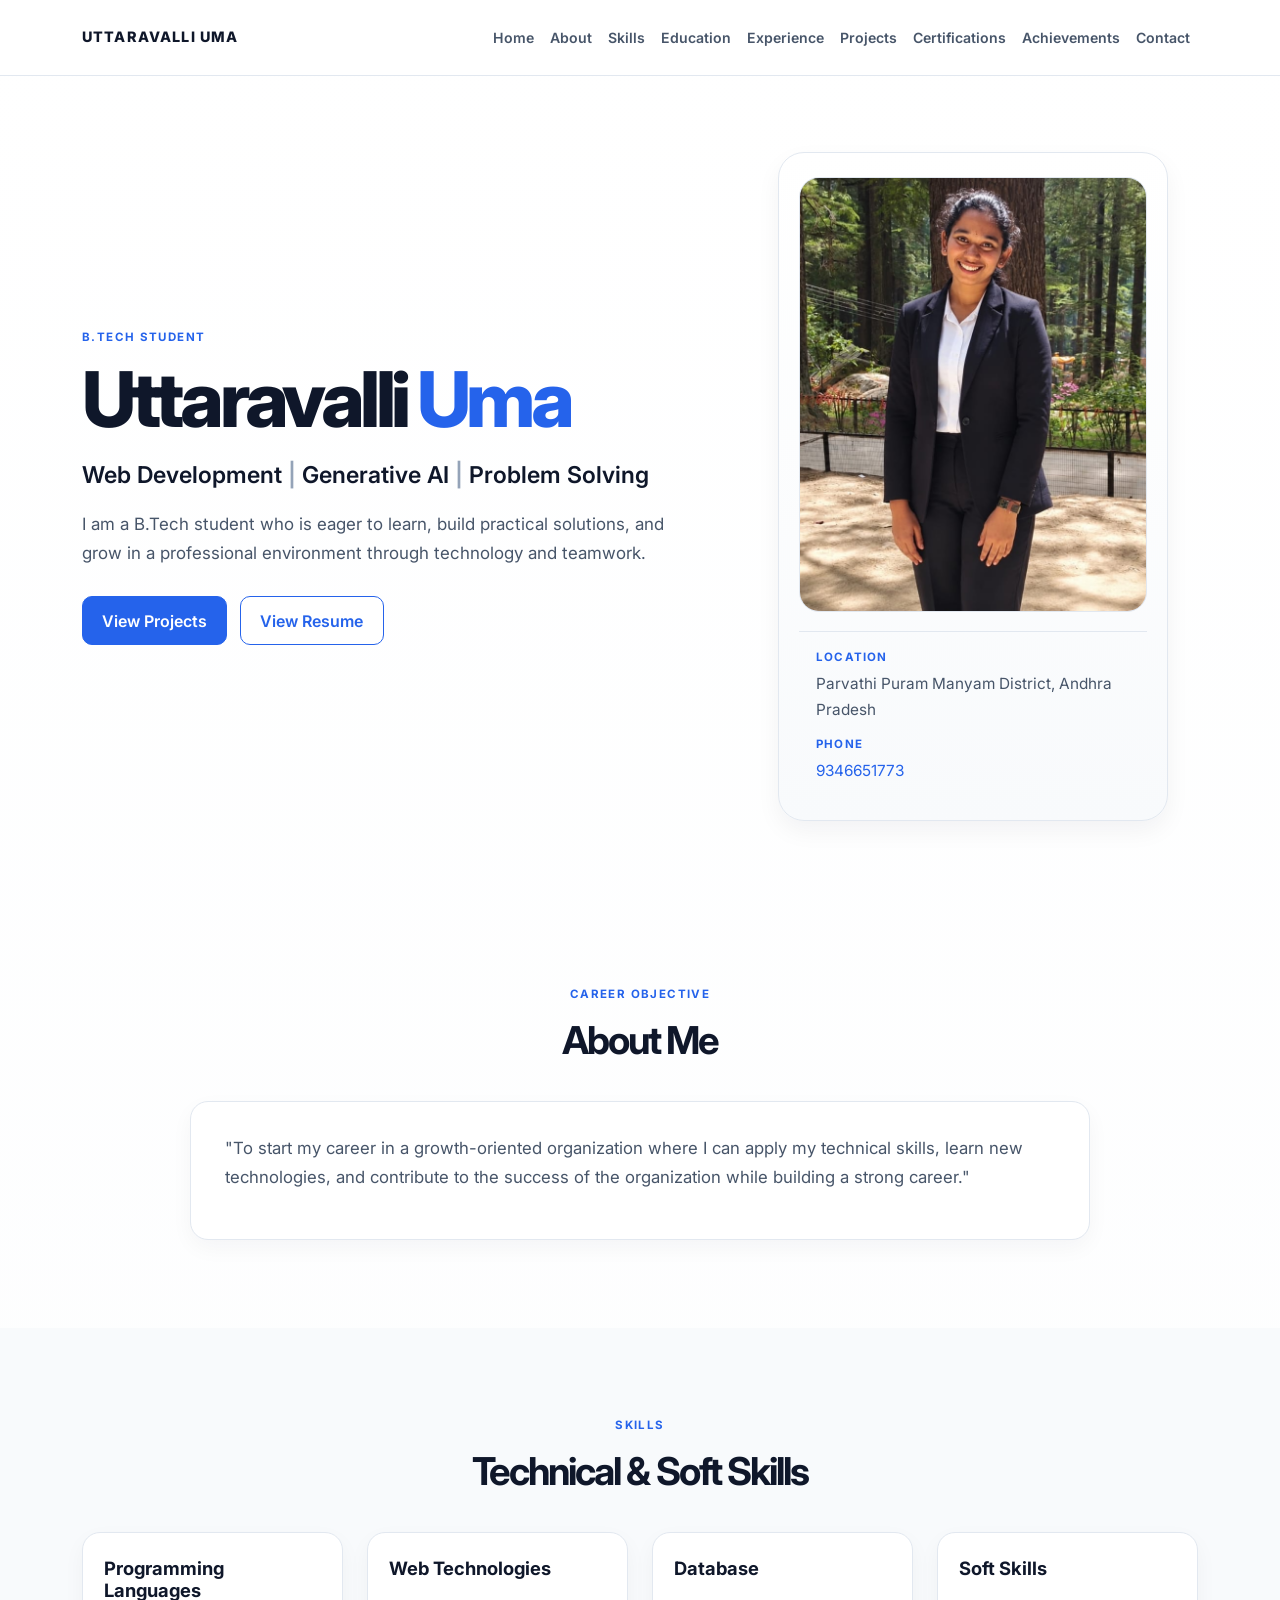
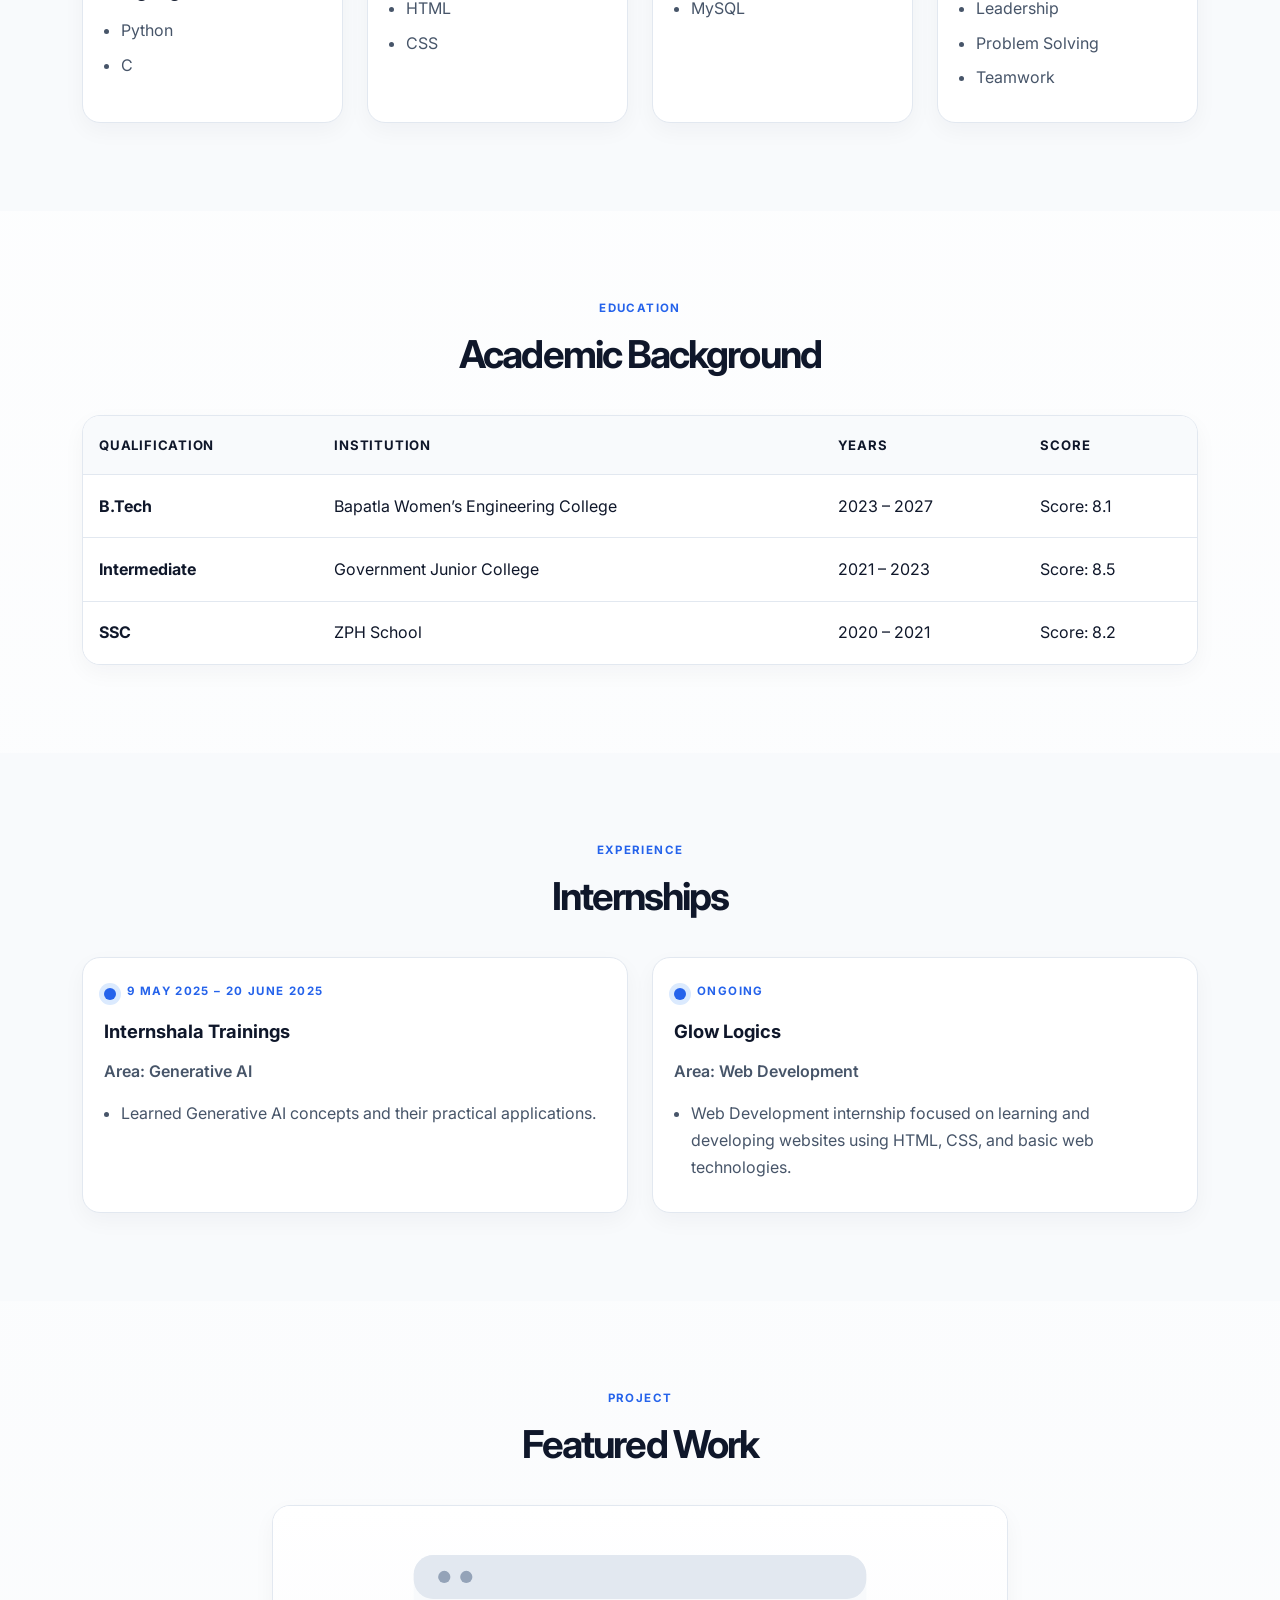
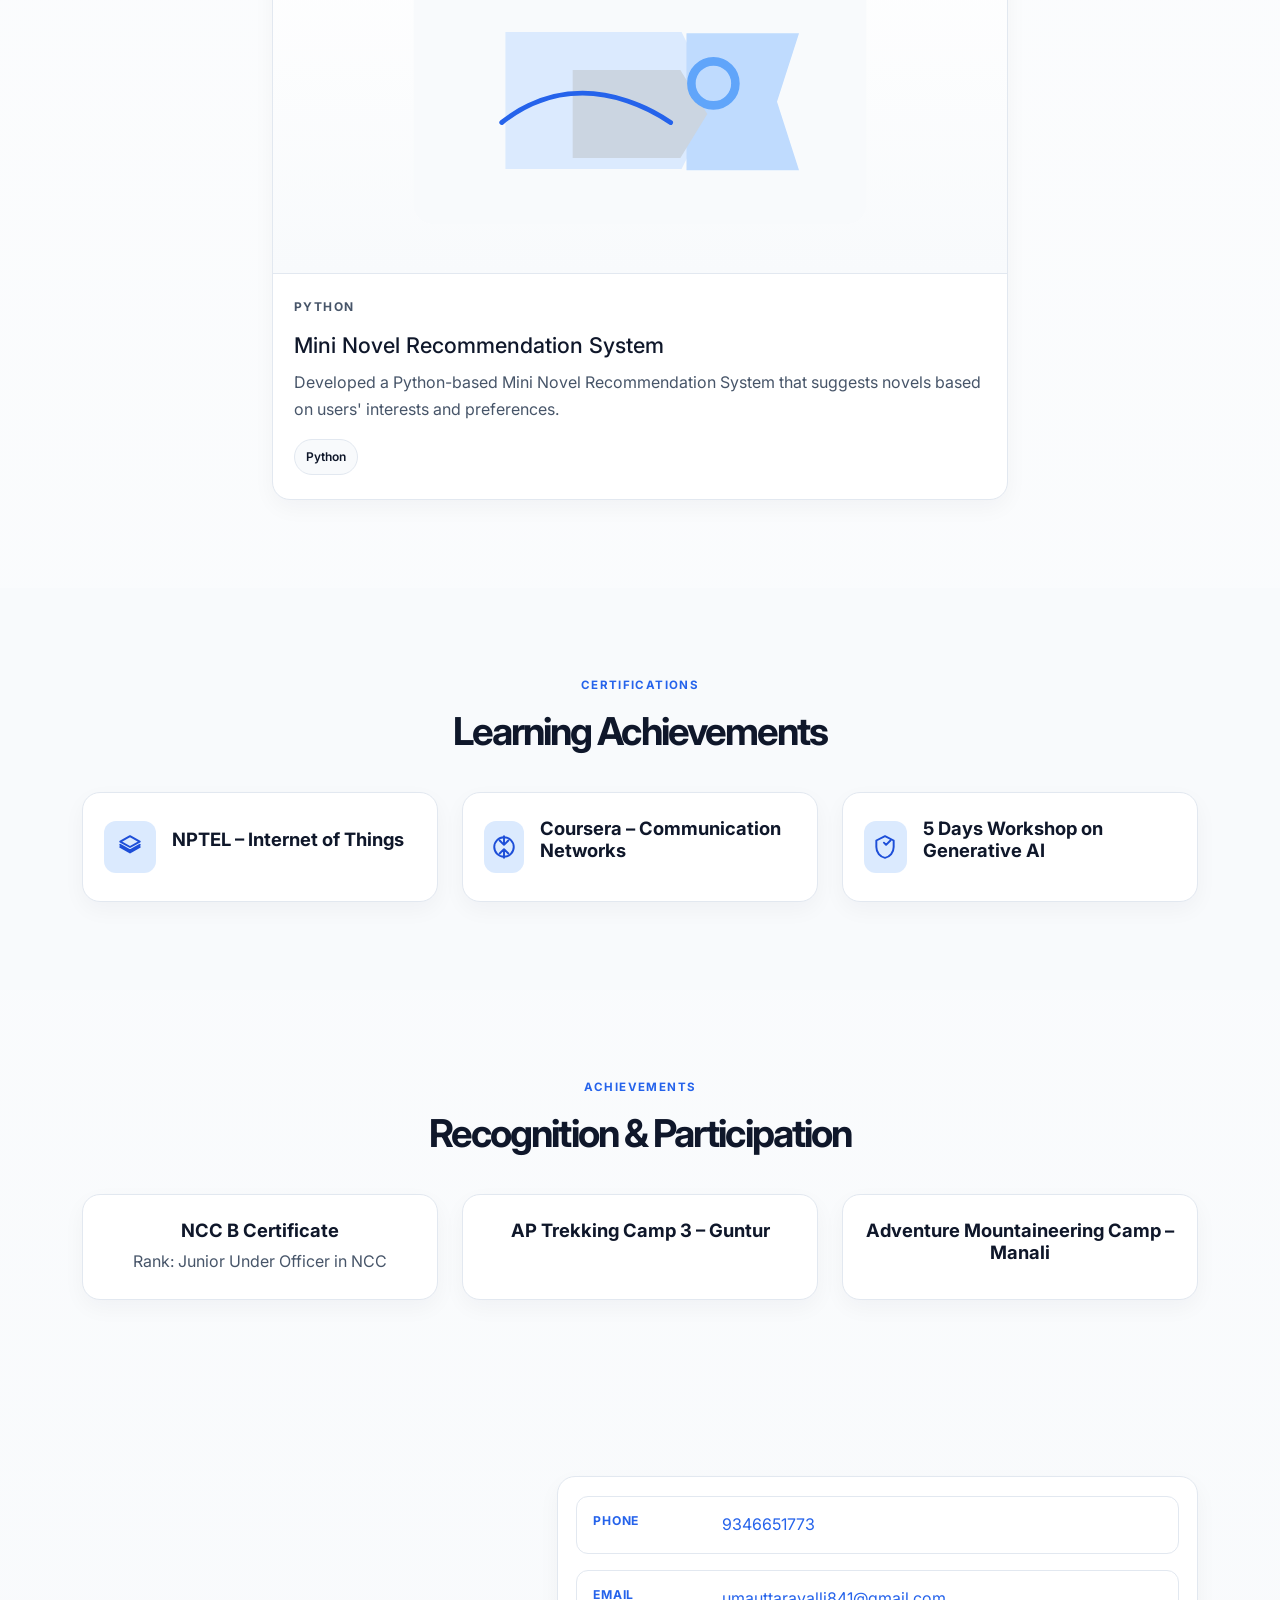
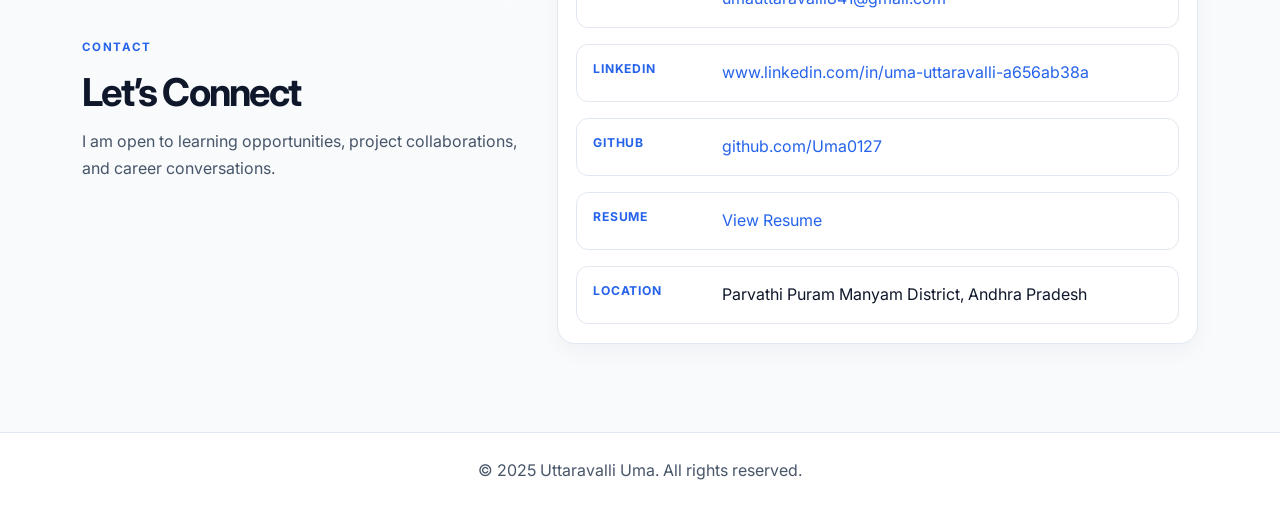
<file: index.html>
﻿<!DOCTYPE html>
<html lang="en">
<head>
    <meta charset="UTF-8">
    <meta name="viewport" content="width=device-width, initial-scale=1.0">
    <meta name="theme-color" content="#ffffff">
    <meta name="description" content="Uttaravalli Uma portfolio: B.Tech student, skills, education, internships, and project work.">
    <title>Uttaravalli Uma | Personal Portfolio</title>
    <link rel="preconnect" href="https://fonts.googleapis.com">
    <link rel="preconnect" href="https://fonts.gstatic.com" crossorigin>
    <link href="https://fonts.googleapis.com/css2?family=Inter:wght@400;500;600;700;800&display=swap" rel="stylesheet">
    <link href="https://cdn.jsdelivr.net/npm/bootstrap@5.3.3/dist/css/bootstrap.min.css" rel="stylesheet">
    <link rel="stylesheet" href="assets/css/style.css">
</head>
<body>
    <nav class="navbar navbar-expand-lg navbar-light bg-white sticky-top" aria-label="Main navigation">
        <div class="container">
            <a class="navbar-brand" href="#home">UTTARAVALLI UMA</a>
            <button class="navbar-toggler" type="button" data-bs-toggle="collapse" data-bs-target="#navbarNav" aria-controls="navbarNav" aria-expanded="false" aria-label="Toggle navigation">
                <span class="navbar-toggler-icon"></span>
            </button>
            <div class="collapse navbar-collapse" id="navbarNav">
                <ul class="navbar-nav ms-auto">
                    <li class="nav-item"><a class="nav-link" href="#home">Home</a></li>
                    <li class="nav-item"><a class="nav-link" href="#about">About</a></li>
                    <li class="nav-item"><a class="nav-link" href="#skills">Skills</a></li>
                    <li class="nav-item"><a class="nav-link" href="#education">Education</a></li>
                    <li class="nav-item"><a class="nav-link" href="#experience">Experience</a></li>
                    <li class="nav-item"><a class="nav-link" href="#projects">Projects</a></li>
                    <li class="nav-item"><a class="nav-link" href="#certifications">Certifications</a></li>
                    <li class="nav-item"><a class="nav-link" href="#achievements">Achievements</a></li>
                    <li class="nav-item"><a class="nav-link" href="#contact">Contact</a></li>
                </ul>
            </div>
        </div>
    </nav>

    <main>
        <section id="home" class="hero-section section-anchor">
            <div class="container">
                <div class="row align-items-center gy-5">
                    <div class="col-lg-7">
                        <p class="eyebrow">B.Tech Student</p>
                        <h1>Uttaravalli <span>Uma</span></h1>
                        <h2 class="hero-headline">Web Development <span aria-hidden="true">|</span> Generative AI <span aria-hidden="true">|</span> Problem Solving</h2>
                        <p class="hero-copy">
                            I am a B.Tech student who is eager to learn, build practical solutions, and grow in a professional environment through technology and teamwork.
                        </p>
                        <div class="hero-actions">
                            <a href="#projects" class="btn btn-primary">View Projects</a>
                            <a href="resume.html" class="btn btn-outline-primary" target="_blank" rel="noopener noreferrer">View Resume</a>
                        </div>
                    </div>
                    <div class="col-lg-5">
                        <div class="profile-frame" aria-label="Uttaravalli Uma profile card">
                            <img class="profile-photo" src="assets/images/uma.jpg.jpeg" alt="Portrait of Uttaravalli Uma" />
                            <div class="profile-details">
                                <p class="label">Location</p>
                                <p>Parvathi Puram Manyam District, Andhra Pradesh</p>
                                <p class="label">Phone</p>
                                <p><a href="tel:+919346651773">9346651773</a></p>
                            </div>
                        </div>
                    </div>
                </div>
            </div>
        </section>

        <section id="about" class="section-padding section-anchor">
            <div class="container">
                <div class="section-heading">
                    <p class="eyebrow">Career Objective</p>
                    <h2>About Me</h2>
                </div>
                <div class="about-card">
                    <p>
                        "To start my career in a growth-oriented organization where I can apply my technical skills, learn new technologies, and contribute to the success of the organization while building a strong career."
                    </p>
                </div>
            </div>
        </section>

        <section id="skills" class="section-padding section-tint section-anchor">
            <div class="container">
                <div class="section-heading">
                    <p class="eyebrow">Skills</p>
                    <h2>Technical &amp; Soft Skills</h2>
                </div>
                <div class="row g-4">
                    <div class="col-sm-6 col-lg-3">
                        <article class="content-card skill-card">
                            <h3>Programming Languages</h3>
                            <ul class="skill-list">
                                <li>Python</li>
                                <li>C</li>
                            </ul>
                        </article>
                    </div>
                    <div class="col-sm-6 col-lg-3">
                        <article class="content-card skill-card">
                            <h3>Web Technologies</h3>
                            <ul class="skill-list">
                                <li>HTML</li>
                                <li>CSS</li>
                            </ul>
                        </article>
                    </div>
                    <div class="col-sm-6 col-lg-3">
                        <article class="content-card skill-card">
                            <h3>Database</h3>
                            <ul class="skill-list">
                                <li>MySQL</li>
                            </ul>
                        </article>
                    </div>
                    <div class="col-sm-6 col-lg-3">
                        <article class="content-card skill-card">
                            <h3>Soft Skills</h3>
                            <ul class="skill-list">
                                <li>Leadership</li>
                                <li>Problem Solving</li>
                                <li>Teamwork</li>
                            </ul>
                        </article>
                    </div>
                </div>
            </div>
        </section>

        <section id="education" class="section-padding section-anchor">
            <div class="container">
                <div class="section-heading">
                    <p class="eyebrow">Education</p>
                    <h2>Academic Background</h2>
                </div>
                <div class="table-responsive education-table-wrap">
                    <table class="table education-table align-middle mb-0">
                        <thead>
                            <tr>
                                <th scope="col">Qualification</th>
                                <th scope="col">Institution</th>
                                <th scope="col">Years</th>
                                <th scope="col">Score</th>
                            </tr>
                        </thead>
                        <tbody>
                            <tr>
                                <th scope="row">B.Tech</th>
                                <td>Bapatla Women&rsquo;s Engineering College</td>
                                <td>2023 – 2027</td>
                                <td>Score: 8.1</td>
                            </tr>
                            <tr>
                                <th scope="row">Intermediate</th>
                                <td>Government Junior College</td>
                                <td>2021 – 2023</td>
                                <td>Score: 8.5</td>
                            </tr>
                            <tr>
                                <th scope="row">SSC</th>
                                <td>ZPH School</td>
                                <td>2020 – 2021</td>
                                <td>Score: 8.2</td>
                            </tr>
                        </tbody>
                    </table>
                </div>
            </div>
        </section>

        <section id="experience" class="section-padding section-tint section-anchor">
            <div class="container">
                <div class="section-heading">
                    <p class="eyebrow">Experience</p>
                    <h2>Internships</h2>
                </div>
                <div class="row g-4">
                    <div class="col-lg-6">
                        <article class="content-card experience-card">
                            <div class="experience-meta">
                                <span class="experience-marker" aria-hidden="true"></span>
                                <p class="eyebrow mb-1">9 May 2025 – 20 June 2025</p>
                            </div>
                            <h3>Internshala Trainings</h3>
                            <p class="card-subtitle">Area: Generative AI</p>
                            <ul class="detail-list">
                                <li>Learned Generative AI concepts and their practical applications.</li>
                            </ul>
                        </article>
                    </div>
                    <div class="col-lg-6">
                        <article class="content-card experience-card">
                            <div class="experience-meta">
                                <span class="experience-marker" aria-hidden="true"></span>
                                <p class="eyebrow mb-1">Ongoing</p>
                            </div>
                            <h3>Glow Logics</h3>
                            <p class="card-subtitle">Area: Web Development</p>
                            <ul class="detail-list">
                                <li>Web Development internship focused on learning and developing websites using HTML, CSS, and basic web technologies.</li>
                            </ul>
                        </article>
                    </div>
                </div>
            </div>
        </section>

        <section id="projects" class="section-padding section-anchor">
            <div class="container">
                <div class="section-heading">
                    <p class="eyebrow">Project</p>
                    <h2>Featured Work</h2>
                </div>
                <div class="row justify-content-center g-4">
                    <div class="col-lg-8">
                        <article class="content-card project-card">
                            <div class="project-visual project-visual-book">
                                <svg viewBox="0 0 600 300" aria-hidden="true" focusable="false">
                                    <rect x="115" y="40" width="370" height="220" rx="16" class="visual-panel"/>
                                    <rect x="115" y="40" width="370" height="36" rx="16" class="visual-toolbar"/>
                                    <circle cx="140" cy="58" r="5" class="visual-dot"/>
                                    <circle cx="158" cy="58" r="5" class="visual-dot"/>
                                    <path d="M190 103h144l28 56-28 56H190z" class="visual-book"/>
                                    <path d="M338 104h92l-18 56 18 56h-92z" class="visual-book-alt"/>
                                    <path d="M245 206h88l22-36-22-36h-88z" class="visual-book-shade"/>
                                    <path d="M187 177c20-16 42-24 66-24 24 0 50 9 72 24" class="visual-spark"/>
                                    <circle cx="360" cy="145" r="18" class="visual-ring"/>
                                </svg>
                            </div>
                            <div class="project-content">
                                <p class="project-category">Python</p>
                                <h3>Mini Novel Recommendation System</h3>
                                <p>
                                    Developed a Python-based Mini Novel Recommendation System that suggests novels based on users' interests and preferences.
                                </p>
                                <div class="technology-list">
                                    <span>Python</span>
                                </div>
                            </div>
                        </article>
                    </div>
                </div>
            </div>
        </section>

        <section id="certifications" class="section-padding section-tint section-anchor">
            <div class="container">
                <div class="section-heading">
                    <p class="eyebrow">Certifications</p>
                    <h2>Learning Achievements</h2>
                </div>
                <div class="row g-4">
                    <div class="col-md-6 col-lg-4">
                        <article class="content-card certification-card">
                            <span class="certification-icon" aria-hidden="true">
                                <svg viewBox="0 0 24 24"><path d="M12 2 3 7l9 5 9-5-9-5Zm-9 8 9 5 9-5M3 12l9 5 9-5"/></svg>
                            </span>
                            <div>
                                <h3>NPTEL – Internet of Things</h3>
                            </div>
                        </article>
                    </div>
                    <div class="col-md-6 col-lg-4">
                        <article class="content-card certification-card">
                            <span class="certification-icon" aria-hidden="true">
                                <svg viewBox="0 0 24 24"><path d="M12 2v8m0 0 4-4M12 10 8 6m4 16v-8m0 0 4 4m-4-4-4 4"/><circle cx="12" cy="12" r="9"/></svg>
                            </span>
                            <div>
                                <h3>Coursera – Communication Networks</h3>
                            </div>
                        </article>
                    </div>
                    <div class="col-md-6 col-lg-4">
                        <article class="content-card certification-card">
                            <span class="certification-icon" aria-hidden="true">
                                <svg viewBox="0 0 24 24"><path d="M12 2 4 6v6c0 5 3.4 9 8 10 4.6-1 8-5 8-10V6l-8-4Zm-1 6 2 2 4-4"/></svg>
                            </span>
                            <div>
                                <h3>5 Days Workshop on Generative AI</h3>
                            </div>
                        </article>
                    </div>
                </div>
            </div>
        </section>

        <section id="achievements" class="section-padding section-anchor">
            <div class="container">
                <div class="section-heading">
                    <p class="eyebrow">Achievements</p>
                    <h2>Recognition &amp; Participation</h2>
                </div>
                <div class="row g-4">
                    <div class="col-lg-4">
                        <article class="content-card achievement-card">
                            <h3>NCC B Certificate</h3>
                            <p>Rank: Junior Under Officer in NCC</p>
                        </article>
                    </div>
                    <div class="col-lg-4">
                        <article class="content-card achievement-card">
                            <h3>AP Trekking Camp 3 – Guntur</h3>
                        </article>
                    </div>
                    <div class="col-lg-4">
                        <article class="content-card achievement-card">
                            <h3>Adventure Mountaineering Camp – Manali</h3>
                        </article>
                    </div>
                </div>
            </div>
        </section>

        <section id="contact" class="section-padding section-anchor">
            <div class="container">
                <div class="row align-items-center gy-4">
                    <div class="col-lg-5">
                        <p class="eyebrow">Contact</p>
                        <h2 class="contact-title">Let&rsquo;s Connect</h2>
                        <p class="contact-copy">
                            I am open to learning opportunities, project collaborations, and career conversations.
                        </p>
                    </div>
                    <div class="col-lg-7">
                        <div class="contact-card">
                            <div class="contact-item">
                                <span class="contact-label">Phone</span>
                                <a href="tel:+919346651773" aria-label="Call Uttaravalli Uma">9346651773</a>
                            </div>
                            <div class="contact-item">
                                <span class="contact-label">Email</span>
                                <a href="mailto:umauttaravalli841@gmail.com" aria-label="Email Uttaravalli Uma">umauttaravalli841@gmail.com</a>
                            </div>
                            <div class="contact-item">
                                <span class="contact-label">LinkedIn</span>
                                <a href="https://www.linkedin.com/in/uma-uttaravalli-a656ab38a" target="_blank" rel="noopener noreferrer">www.linkedin.com/in/uma-uttaravalli-a656ab38a</a>
                            </div>
                            <div class="contact-item">
                                <span class="contact-label">GitHub</span>
                                <a href="https://github.com/Uma0127" target="_blank" rel="noopener noreferrer">github.com/Uma0127</a>
                            </div>
                            <div class="contact-item">
                                <span class="contact-label">Resume</span>
                                <a href="resume.html" target="_blank" rel="noopener noreferrer">View Resume</a>
                            </div>
                            <div class="contact-item">
                                <span class="contact-label">Location</span>
                                <span>Parvathi Puram Manyam District, Andhra Pradesh</span>
                            </div>
                        </div>
                    </div>
                </div>
            </div>
        </section>
    </main>

    <footer class="site-footer">
        <div class="container">
            <p>© 2025 Uttaravalli Uma. All rights reserved.</p>
        </div>
    </footer>
</body>
</html>
</file>
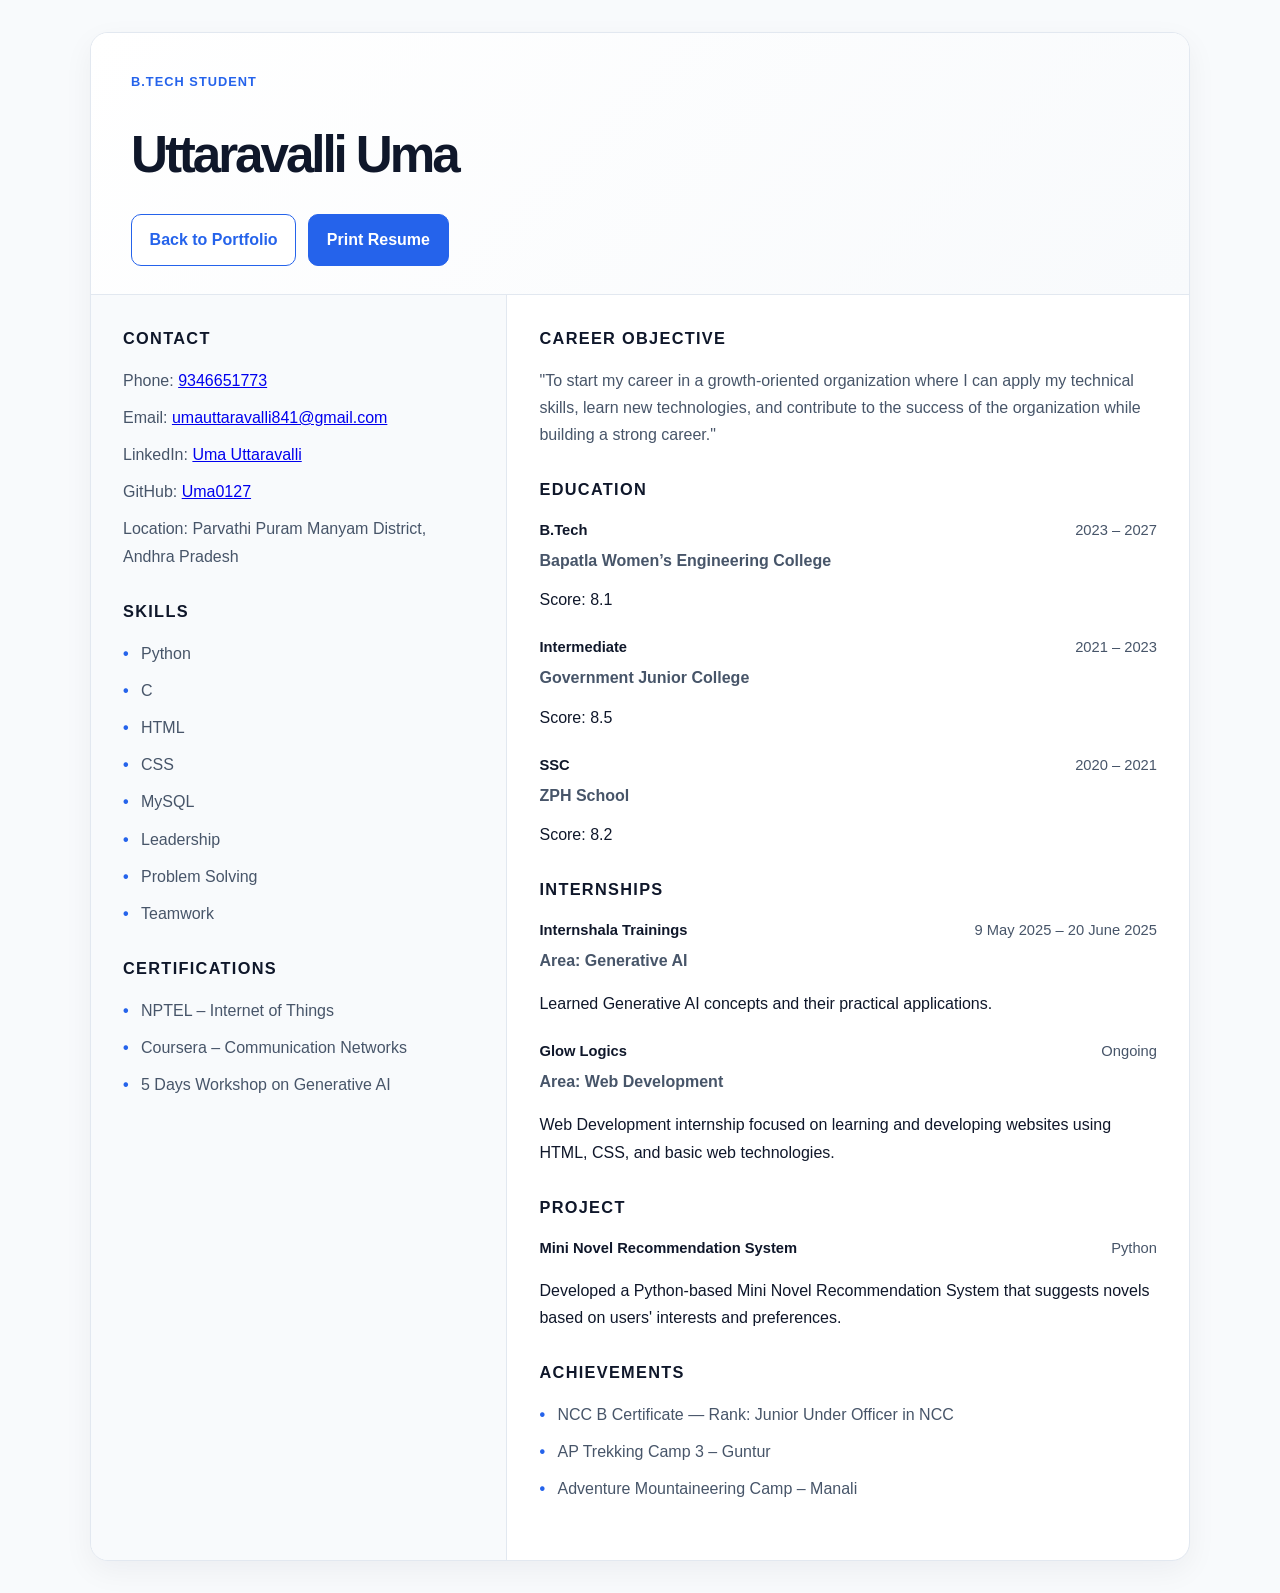
<file: resume.html>
<!DOCTYPE html>
<html lang="en">
<head>
  <meta charset="UTF-8" />
  <meta name="viewport" content="width=device-width, initial-scale=1.0" />
  <title>Uttaravalli Uma | Resume</title>
  <style>
    :root {
      --white: #ffffff;
      --bg: #f8fafc;
      --paper: #ffffff;
      --text: #0f172a;
      --muted: #475569;
      --accent: #2563eb;
      --accent-soft: #dbeafe;
      --border: #e2e8f0;
    }

    * { box-sizing: border-box; }
    body {
      margin: 0;
      background: var(--bg);
      color: var(--text);
      font-family: "Inter", Arial, sans-serif;
      line-height: 1.7;
    }
    .resume-shell {
      max-width: 1100px;
      margin: 32px auto;
      background: var(--paper);
      border: 1px solid var(--border);
      border-radius: 18px;
      box-shadow: 0 10px 30px rgba(15, 23, 42, 0.05);
      overflow: hidden;
    }
    .resume-header {
      background: linear-gradient(135deg, #ffffff 0%, #f8fafc 100%);
      border-bottom: 1px solid var(--border);
      padding: 38px 40px 28px;
    }
    .resume-header h1 {
      margin: 0 0 6px;
      font-size: clamp(2.2rem, 5vw, 3.2rem);
      letter-spacing: -0.06em;
    }
    .resume-header .role {
      margin: 0 0 18px;
      color: var(--accent);
      font-weight: 700;
      letter-spacing: 0.08em;
      text-transform: uppercase;
      font-size: 0.8rem;
    }
    .resume-actions {
      display: flex;
      flex-wrap: wrap;
      gap: 12px;
      margin-top: 16px;
    }
    .btn {
      display: inline-block;
      padding: 0.72rem 1.1rem;
      border-radius: 10px;
      border: 1px solid var(--accent);
      text-decoration: none;
      font-weight: 700;
      cursor: pointer;
      transition: all 0.15s ease;
    }
    .btn-primary {
      background: var(--accent);
      color: #fff;
    }
    .btn-primary:hover { background: #1d4ed8; }
    .btn-outline {
      background: #fff;
      color: var(--accent);
    }
    .btn-outline:hover { background: var(--accent-soft); }
    .resume-body {
      display: grid;
      grid-template-columns: 1.1fr 1.8fr;
      gap: 0;
    }
    .sidebar,
    .main {
      padding: 30px 32px;
    }
    .sidebar {
      background: #f8fafc;
      border-right: 1px solid var(--border);
    }
    .section {
      margin-bottom: 28px;
    }
    .section h2 {
      margin: 0 0 14px;
      color: var(--text);
      font-size: 1.02rem;
      letter-spacing: 0.08em;
      text-transform: uppercase;
    }
    .meta-list, .bullet-list {
      list-style: none;
      padding: 0;
      margin: 0;
    }
    .meta-list li, .bullet-list li {
      margin-bottom: 10px;
      color: var(--muted);
    }
    .bullet-list li {
      position: relative;
      padding-left: 18px;
    }
    .bullet-list li::before {
      content: "•";
      position: absolute;
      left: 0;
      color: var(--accent);
      font-weight: 700;
    }
    .main h3 {
      margin: 0 0 8px;
      font-size: 1.2rem;
      color: var(--text);
    }
    .subhead {
      margin: 0 0 12px;
      color: var(--muted);
      font-weight: 600;
    }
    .summary {
      margin: 0 0 18px;
      color: var(--muted);
    }
    .timeline-item {
      margin-bottom: 22px;
    }
    .timeline-item .head {
      display: flex;
      justify-content: space-between;
      gap: 18px;
      flex-wrap: wrap;
      font-size: 0.92rem;
      color: var(--muted);
      margin-bottom: 4px;
    }
    .timeline-item strong {
      color: var(--text);
    }
    .tags {
      display: flex;
      flex-wrap: wrap;
      gap: 8px;
      margin-top: 10px;
    }
    .tags span {
      background: var(--accent-soft);
      color: var(--text);
      border: 1px solid var(--border);
      border-radius: 999px;
      padding: 0.35rem 0.7rem;
      font-size: 0.78rem;
      font-weight: 600;
    }
    @media (max-width: 840px) {
      .resume-body { grid-template-columns: 1fr; }
      .sidebar { border-right: none; border-bottom: 1px solid var(--border); }
      .resume-shell { margin: 18px; }
      .resume-header, .sidebar, .main { padding: 22px 20px; }
    }
    @media print {
      body { background: #fff; }
      .resume-shell { max-width: none; margin: 0; border: none; box-shadow: none; }
      .resume-actions { display: none; }
    }
  </style>
</head>
<body>
  <div class="resume-shell">
    <header class="resume-header">
      <div class="role">B.Tech Student</div>
      <h1>Uttaravalli Uma</h1>
      <div class="resume-actions">
        <a href="index.html" class="btn btn-outline">Back to Portfolio</a>
        <a href="javascript:window.print()" class="btn btn-primary">Print Resume</a>
      </div>
    </header>

    <div class="resume-body">
      <aside class="sidebar">
        <div class="section">
          <h2>Contact</h2>
          <ul class="meta-list">
            <li>Phone: <a href="tel:+919346651773">9346651773</a></li>
            <li>Email: <a href="mailto:umauttaravalli841@gmail.com">umauttaravalli841@gmail.com</a></li>
            <li>LinkedIn: <a href="https://www.linkedin.com/in/uma-uttaravalli-a656ab38a" target="_blank" rel="noopener noreferrer">Uma Uttaravalli</a></li>
            <li>GitHub: <a href="https://github.com/Uma0127" target="_blank" rel="noopener noreferrer">Uma0127</a></li>
            <li>Location: Parvathi Puram Manyam District, Andhra Pradesh</li>
          </ul>
        </div>

        <div class="section">
          <h2>Skills</h2>
          <ul class="bullet-list">
            <li>Python</li>
            <li>C</li>
            <li>HTML</li>
            <li>CSS</li>
            <li>MySQL</li>
            <li>Leadership</li>
            <li>Problem Solving</li>
            <li>Teamwork</li>
          </ul>
        </div>

        <div class="section">
          <h2>Certifications</h2>
          <ul class="bullet-list">
            <li>NPTEL – Internet of Things</li>
            <li>Coursera – Communication Networks</li>
            <li>5 Days Workshop on Generative AI</li>
          </ul>
        </div>
      </aside>

      <main class="main">
        <div class="section">
          <h2>Career Objective</h2>
          <p class="summary">"To start my career in a growth-oriented organization where I can apply my technical skills, learn new technologies, and contribute to the success of the organization while building a strong career."</p>
        </div>

        <div class="section">
          <h2>Education</h2>
          <div class="timeline-item">
            <div class="head"><strong>B.Tech</strong><span>2023 – 2027</span></div>
            <div class="subhead">Bapatla Women&rsquo;s Engineering College</div>
            <div>Score: 8.1</div>
          </div>
          <div class="timeline-item">
            <div class="head"><strong>Intermediate</strong><span>2021 – 2023</span></div>
            <div class="subhead">Government Junior College</div>
            <div>Score: 8.5</div>
          </div>
          <div class="timeline-item">
            <div class="head"><strong>SSC</strong><span>2020 – 2021</span></div>
            <div class="subhead">ZPH School</div>
            <div>Score: 8.2</div>
          </div>
        </div>

        <div class="section">
          <h2>Internships</h2>
          <div class="timeline-item">
            <div class="head"><strong>Internshala Trainings</strong><span>9 May 2025 – 20 June 2025</span></div>
            <div class="subhead">Area: Generative AI</div>
            <p>Learned Generative AI concepts and their practical applications.</p>
          </div>
          <div class="timeline-item">
            <div class="head"><strong>Glow Logics</strong><span>Ongoing</span></div>
            <div class="subhead">Area: Web Development</div>
            <p>Web Development internship focused on learning and developing websites using HTML, CSS, and basic web technologies.</p>
          </div>
        </div>

        <div class="section">
          <h2>Project</h2>
          <div class="timeline-item">
            <div class="head"><strong>Mini Novel Recommendation System</strong><span>Python</span></div>
            <p>Developed a Python-based Mini Novel Recommendation System that suggests novels based on users' interests and preferences.</p>
          </div>
        </div>

        <div class="section">
          <h2>Achievements</h2>
          <ul class="bullet-list">
            <li>NCC B Certificate — Rank: Junior Under Officer in NCC</li>
            <li>AP Trekking Camp 3 – Guntur</li>
            <li>Adventure Mountaineering Camp – Manali</li>
          </ul>
        </div>
      </main>
    </div>
  </div>
</body>
</html>
</file>
<file: assets/css/style.css>
﻿:root {
    --color-white: #ffffff;
    --color-background: #f8fafc;
    --color-panel: #ffffff;
    --color-text: #0f172a;
    --color-muted: #475569;
    --color-border: #e2e8f0;
    --color-accent: #2563eb;
    --color-accent-dark: #1d4ed8;
    --color-accent-soft: #dbeafe;
    --color-shadow: rgba(15, 23, 42, 0.08);
}

* { box-sizing: border-box; }

html { scroll-behavior: smooth; }

body {
    margin: 0;
    color: var(--color-text);
    background: linear-gradient(180deg, #ffffff 0%, #f8fafc 100%);
    font-family: "Inter", Arial, sans-serif;
    line-height: 1.7;
    -webkit-font-smoothing: antialiased;
}

a { color: var(--color-accent); text-decoration: none; }
a:hover, a:focus { color: var(--color-accent-dark); }

img, svg { display: block; max-width: 100%; }

.section-anchor { scroll-margin-top: 80px; }

.navbar {
    min-height: 76px;
    background: rgba(255, 255, 255, 0.96);
    border-bottom: 1px solid var(--color-border);
    backdrop-filter: blur(10px);
}

.navbar-brand {
    color: var(--color-text);
    font-size: 0.9rem;
    font-weight: 800;
    letter-spacing: 0.08em;
}

.navbar .nav-link {
    color: var(--color-muted);
    font-size: 0.88rem;
    font-weight: 600;
    padding: 0.6rem 0.7rem;
    transition: color 160ms ease;
}

.navbar .nav-link:hover,
.navbar .nav-link:focus { color: var(--color-accent); }

.navbar-toggler { border-color: var(--color-border); }

.hero-section {
    min-height: min(720px, calc(100vh - 76px));
    display: flex;
    align-items: center;
    padding: 76px 0;
}

.eyebrow {
    margin: 0 0 0.75rem;
    color: var(--color-accent);
    font-size: 0.72rem;
    font-weight: 700;
    letter-spacing: 0.12em;
    text-transform: uppercase;
}

.hero-section h1 {
    margin: 0 0 1rem;
    font-size: clamp(2.8rem, 6vw, 5rem);
    font-weight: 800;
    letter-spacing: -0.06em;
    line-height: 1.08;
}

.hero-section h1 span,
.section-heading h2 span,
.contact-title span { color: var(--color-accent); }

.hero-headline {
    margin: 0 0 1rem;
    max-width: 620px;
    color: var(--color-text);
    font-size: clamp(1.08rem, 2vw, 1.45rem);
    font-weight: 600;
    line-height: 1.55;
}

.hero-headline span { color: #94a3b8; }

.hero-copy {
    max-width: 610px;
    margin: 0 0 1.8rem;
    color: var(--color-muted);
    font-size: 1.06rem;
}

.hero-actions {
    display: flex;
    flex-wrap: wrap;
    gap: 0.8rem;
}

.btn {
    border-radius: 10px;
    padding: 0.72rem 1.2rem;
    font-weight: 600;
    transition: transform 180ms ease, background-color 180ms ease, border-color 180ms ease, color 180ms ease;
}

.btn:hover { transform: translateY(-2px); }

.btn-primary {
    border-color: var(--color-accent);
    background: var(--color-accent);
    color: #ffffff;
}

.btn-primary:hover,
.btn-primary:focus {
    background: var(--color-accent-dark);
    border-color: var(--color-accent-dark);
    color: #ffffff;
}

.btn-outline-primary {
    border-color: var(--color-accent);
    color: var(--color-accent);
    background: #ffffff;
}

.btn-outline-primary:hover,
.btn-outline-primary:focus {
    background: var(--color-accent);
    border-color: var(--color-accent);
    color: #ffffff;
}

.profile-frame {
    position: relative;
    width: min(100%, 390px);
    margin: 0 auto;
    padding: 1.5rem 1.25rem;
    border: 1px solid var(--color-border);
    border-radius: 26px;
    background: linear-gradient(180deg, #ffffff 0%, #f8fafc 100%);
    box-shadow: 0 10px 25px rgba(15, 23, 42, 0.05);
}

.profile-photo {
    position: relative;
    z-index: 1;
    display: block;
    width: 100%;
    aspect-ratio: 4 / 5;
    border-radius: 20px;
    border: 1px solid var(--color-border);
    background: linear-gradient(135deg, var(--color-accent-soft) 0%, #eff6ff 100%);
    object-fit: cover;
    object-position: center 20%;
}

.profile-details {
    position: relative;
    z-index: 1;
    margin-top: 1.2rem;
    padding: 1rem 1.1rem 0;
    border-top: 1px solid var(--color-border);
    color: var(--color-muted);
}

.profile-details p {
    margin: 0 0 0.75rem;
    font-size: 0.96rem;
}

.profile-details .label {
    margin-bottom: 0.2rem;
    color: var(--color-accent);
    font-size: 0.72rem;
    font-weight: 700;
    letter-spacing: 0.1em;
    text-transform: uppercase;
}

.section-padding {
    padding: 88px 0;
}

.section-tint {
    background: var(--color-background);
}

.section-heading {
    max-width: 760px;
    margin: 0 auto 2.4rem;
    text-align: center;
}

.section-heading h2,
.contact-title {
    margin: 0 0 0.8rem;
    font-size: clamp(1.85rem, 3vw, 2.6rem);
    font-weight: 700;
    letter-spacing: -0.05em;
    line-height: 1.2;
}

.section-heading p:last-child,
.contact-copy {
    margin: 0;
    color: var(--color-muted);
}

.about-card,
.content-card,
.contact-card,
.education-table-wrap {
    background: var(--color-panel);
    border: 1px solid var(--color-border);
    border-radius: 18px;
    box-shadow: 0 8px 22px rgba(15, 23, 42, 0.04);
}

.about-card {
    max-width: 900px;
    margin: 0 auto;
    padding: 2rem 2.1rem;
    color: var(--color-muted);
    font-size: 1.05rem;
}

.skill-card,
.experience-card,
.certification-card,
.achievement-card {
    height: 100%;
    padding: 1.5rem 1.3rem;
}

.skill-card h3,
.experience-card h3,
.certification-card h3,
.achievement-card h3 {
    margin: 0 0 1rem;
    font-size: 1.15rem;
    font-weight: 700;
}

.skill-list,
.detail-list {
    margin: 0;
    padding-left: 1.1rem;
    color: var(--color-muted);
}

.skill-list li,
.detail-list li {
    margin-bottom: 0.45rem;
}

.education-table-wrap {
    overflow: hidden;
}

.education-table {
    margin: 0;
    border-collapse: collapse;
}

.education-table th,
.education-table td {
    padding: 1.1rem 1rem;
    border-bottom: 1px solid var(--color-border);
    color: var(--color-text);
    vertical-align: middle;
}

.education-table thead th {
    background: #f8fafc;
    color: var(--color-text);
    font-size: 0.82rem;
    font-weight: 700;
    letter-spacing: 0.06em;
    text-transform: uppercase;
}

.education-table tbody tr:last-child th,
.education-table tbody tr:last-child td {
    border-bottom: none;
}

.experience-meta {
    display: flex;
    align-items: center;
    gap: 0.7rem;
    margin-bottom: 0.9rem;
}

.experience-marker {
    display: inline-block;
    width: 12px;
    height: 12px;
    border-radius: 50%;
    background: var(--color-accent);
    box-shadow: 0 0 0 5px var(--color-accent-soft);
}

.card-subtitle {
    margin: 0 0 0.9rem;
    color: var(--color-muted);
    font-weight: 600;
}

.project-card {
    overflow: hidden;
    transition: transform 180ms ease, box-shadow 180ms ease;
}

.project-card:hover {
    transform: translateY(-4px);
    box-shadow: 0 12px 28px rgba(15, 23, 42, 0.08);
}

.project-visual {
    border-bottom: 1px solid var(--color-border);
    background: linear-gradient(180deg, #ffffff 0%, #f8fafc 100%);
}

.project-content {
    padding: 1.4rem 1.3rem 1.5rem;
}

.project-category {
    margin: 0 0 0.4rem;
    color: var(--color-accent);
    font-size: 0.75rem;
    font-weight: 700;
    letter-spacing: 0.12em;
    text-transform: uppercase;
}

.project-content h3 {
    margin: 0 0 0.6rem;
    font-size: 1.35rem;
}

.project-content p {
    margin: 0 0 1rem;
    color: var(--color-muted);
}

.technology-list {
    display: flex;
    flex-wrap: wrap;
    gap: 0.5rem;
    margin-top: 1rem;
}

.technology-list span {
    display: inline-block;
    border: 1px solid var(--color-border);
    border-radius: 999px;
    background: #f8fafc;
    color: var(--color-text);
    font-size: 0.75rem;
    font-weight: 600;
    padding: 0.42rem 0.7rem;
}

.visual-panel { fill: #f8fafc; }
.visual-toolbar { fill: #e2e8f0; }
.visual-dot { fill: #94a3b8; }
.visual-book { fill: #dbeafe; }
.visual-book-alt { fill: #bfdbfe; }
.visual-book-shade { fill: #cbd5e1; }
.visual-spark { fill: none; stroke: #2563eb; stroke-width: 4; stroke-linecap: round; stroke-linejoin: round; }
.visual-ring { fill: none; stroke: #60a5fa; stroke-width: 7; }

.certification-card {
    display: flex;
    align-items: center;
    gap: 1rem;
}

.certification-icon {
    display: inline-flex;
    align-items: center;
    justify-content: center;
    width: 52px;
    height: 52px;
    border-radius: 12px;
    background: var(--color-accent-soft);
    color: var(--color-accent-dark);
}

.certification-icon svg {
    width: 26px;
    height: 26px;
    stroke: currentColor;
    fill: none;
    stroke-width: 1.8;
    stroke-linecap: round;
    stroke-linejoin: round;
}

.achievement-card {
    text-align: center;
}

.achievement-card h3 {
    margin-bottom: 0.4rem;
}

.achievement-card p {
    margin: 0;
    color: var(--color-muted);
}

.contact-card {
    display: grid;
    gap: 1rem;
    padding: 1.2rem 1.1rem;
}

.contact-item {
    display: flex;
    flex-wrap: wrap;
    gap: 0.8rem 1.2rem;
    padding: 0.9rem 1rem;
    border: 1px solid var(--color-border);
    border-radius: 12px;
    background: #ffffff;
}

.resume-actions-inline {
    display: flex;
    flex-wrap: wrap;
    gap: 0.75rem;
    align-items: center;
}

.resume-actions-inline a {
    font-weight: 600;
}

.contact-label {
    min-width: 110px;
    color: var(--color-accent);
    font-size: 0.76rem;
    font-weight: 700;
    letter-spacing: 0.08em;
    text-transform: uppercase;
}

.site-footer {
    padding: 1.5rem 0 2rem;
    border-top: 1px solid var(--color-border);
    background: #ffffff;
}

.site-footer p {
    margin: 0;
    text-align: center;
    color: var(--color-muted);
}

@media (max-width: 991.98px) {
    .navbar-nav {
        padding: 0.8rem 0 0.2rem;
    }

    .hero-section {
        min-height: auto;
        padding-top: 52px;
    }
}

@media (max-width: 767.98px) {
    .section-padding { padding: 72px 0; }
    .about-card { padding: 1.4rem 1.1rem; }
    .contact-item { flex-direction: column; }
}
</file>
